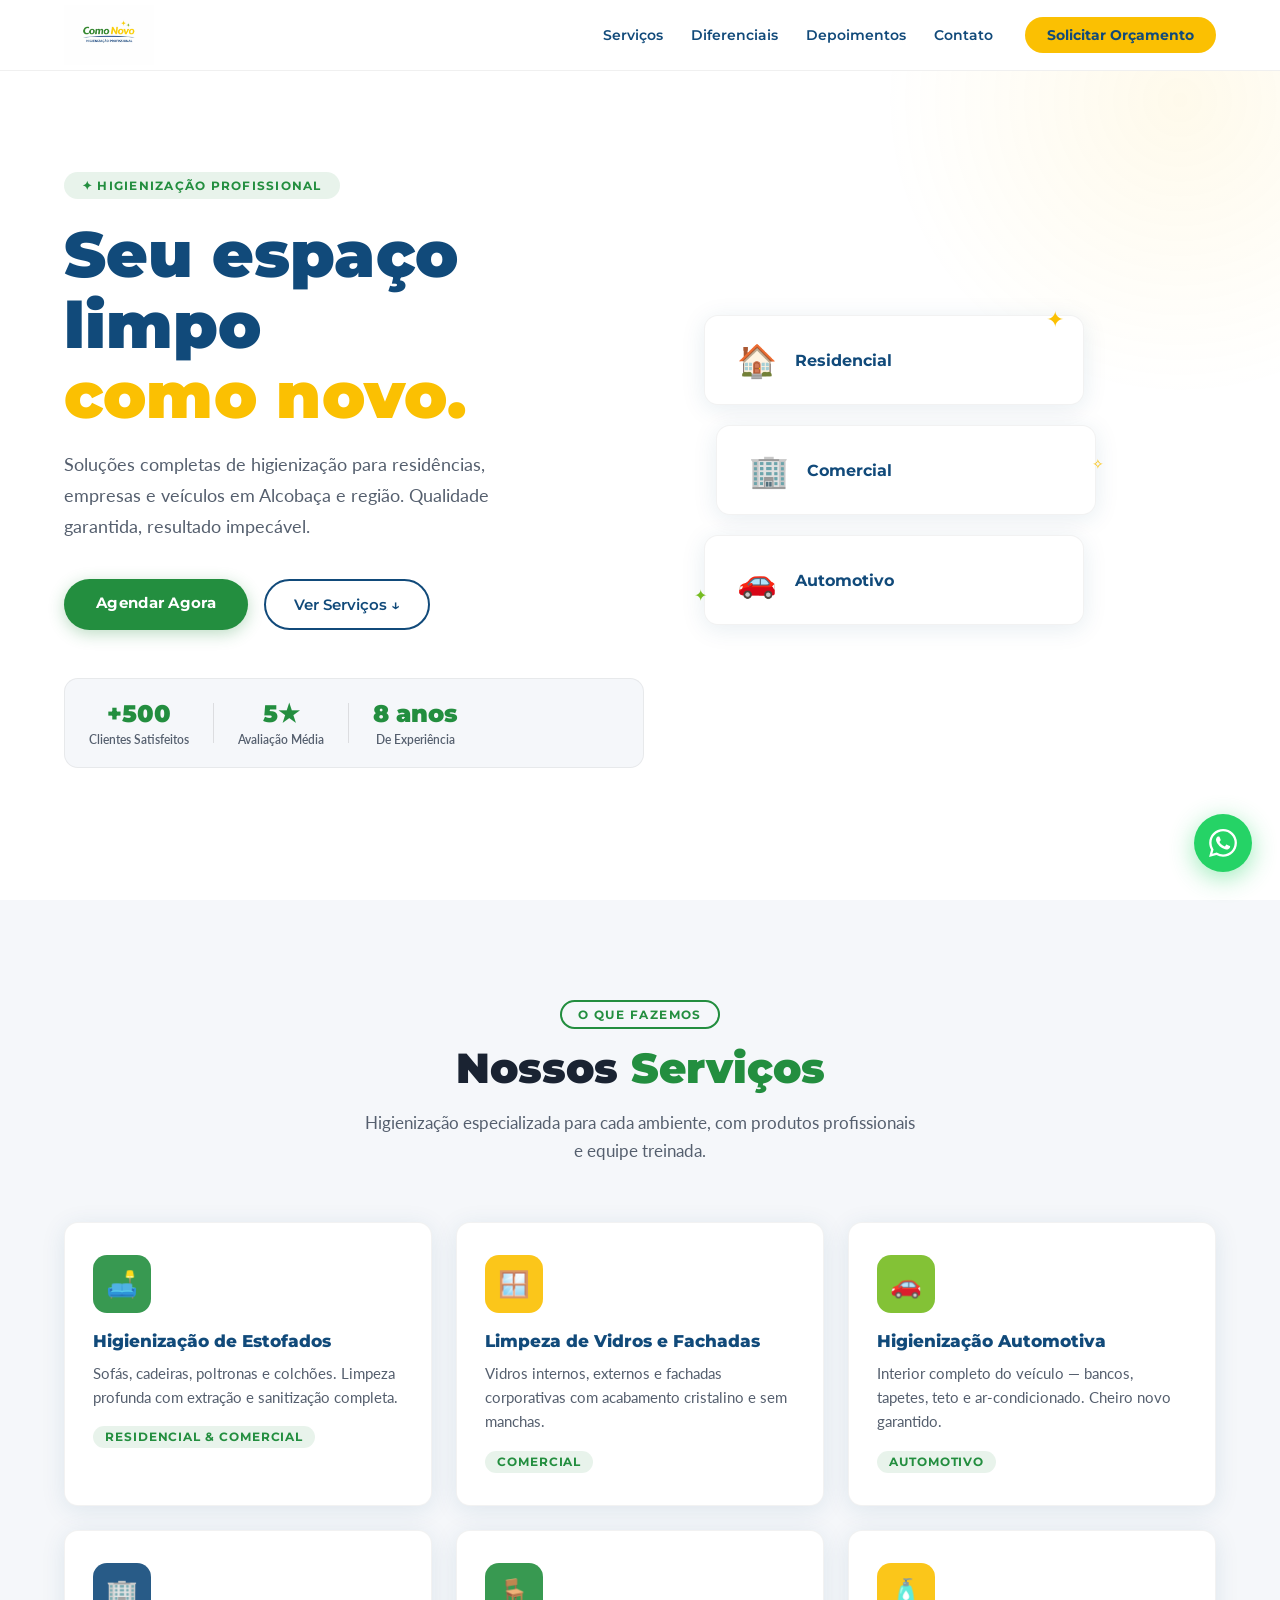
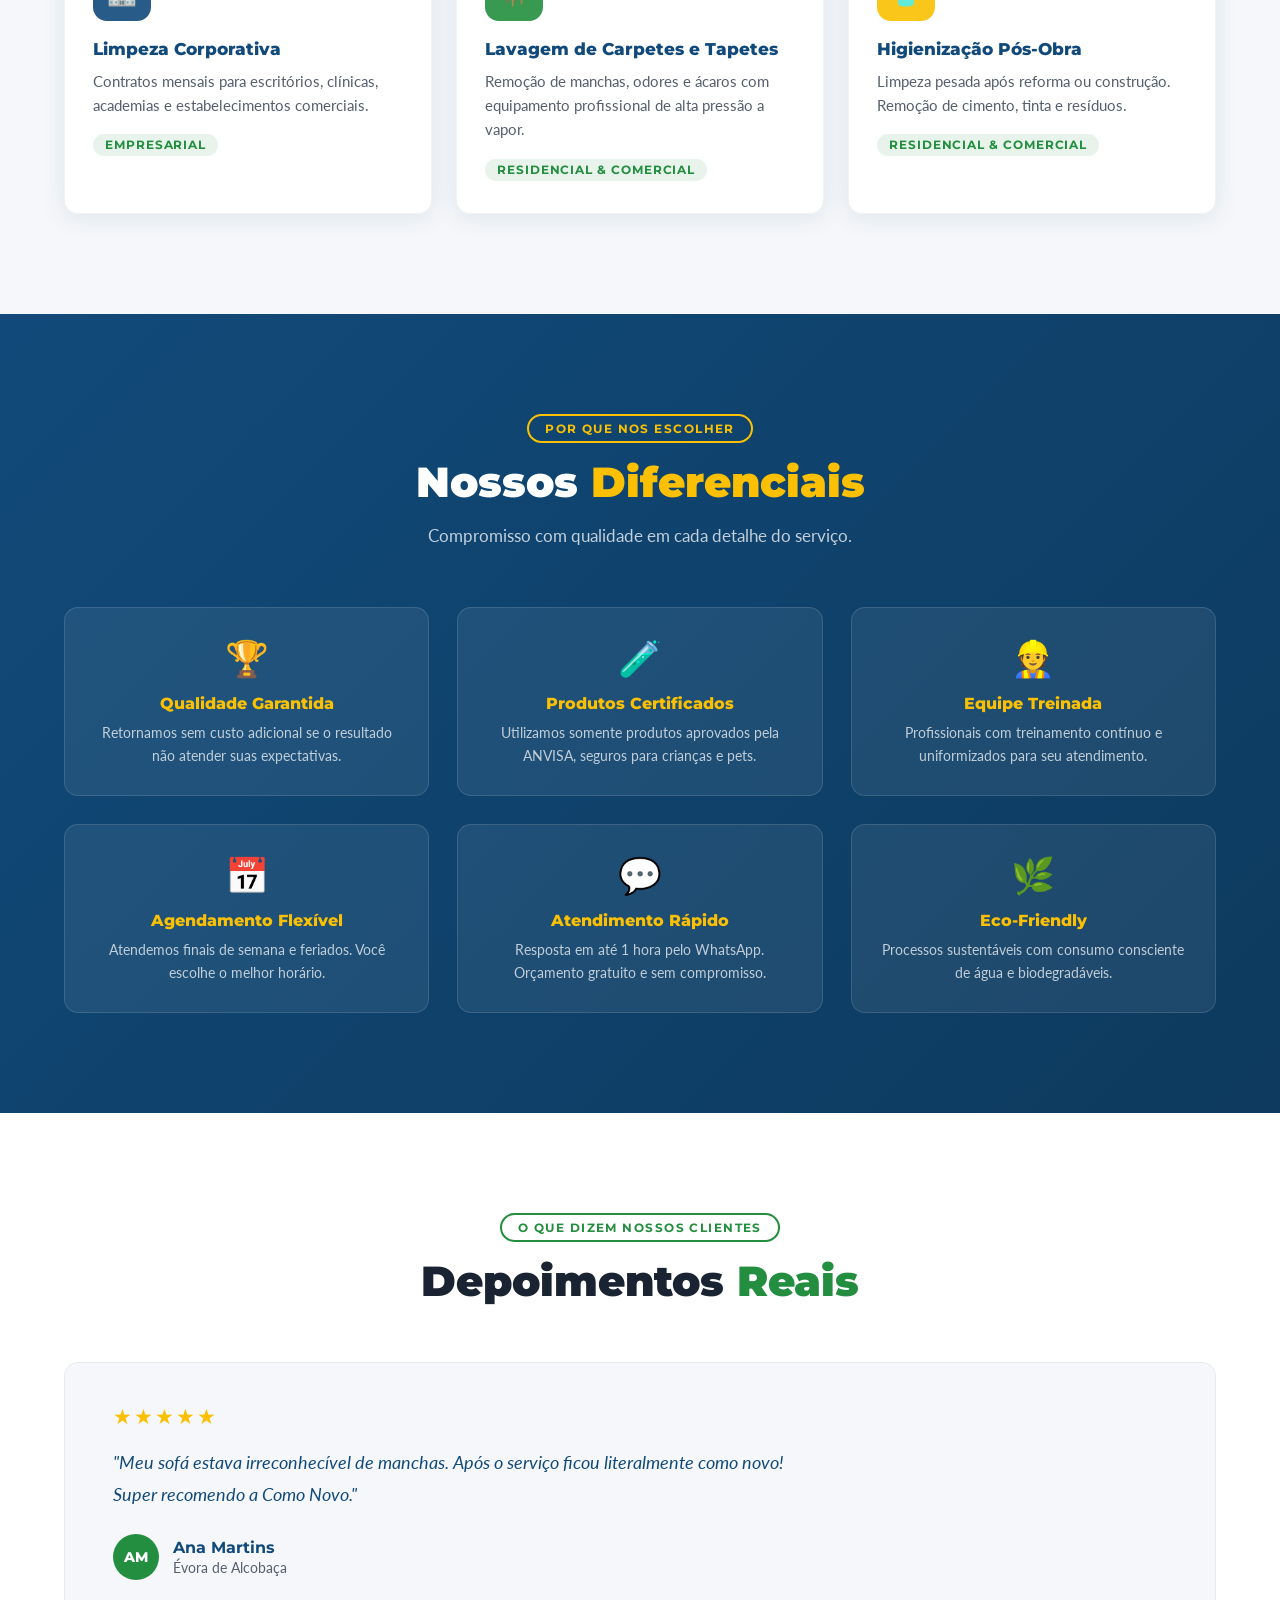
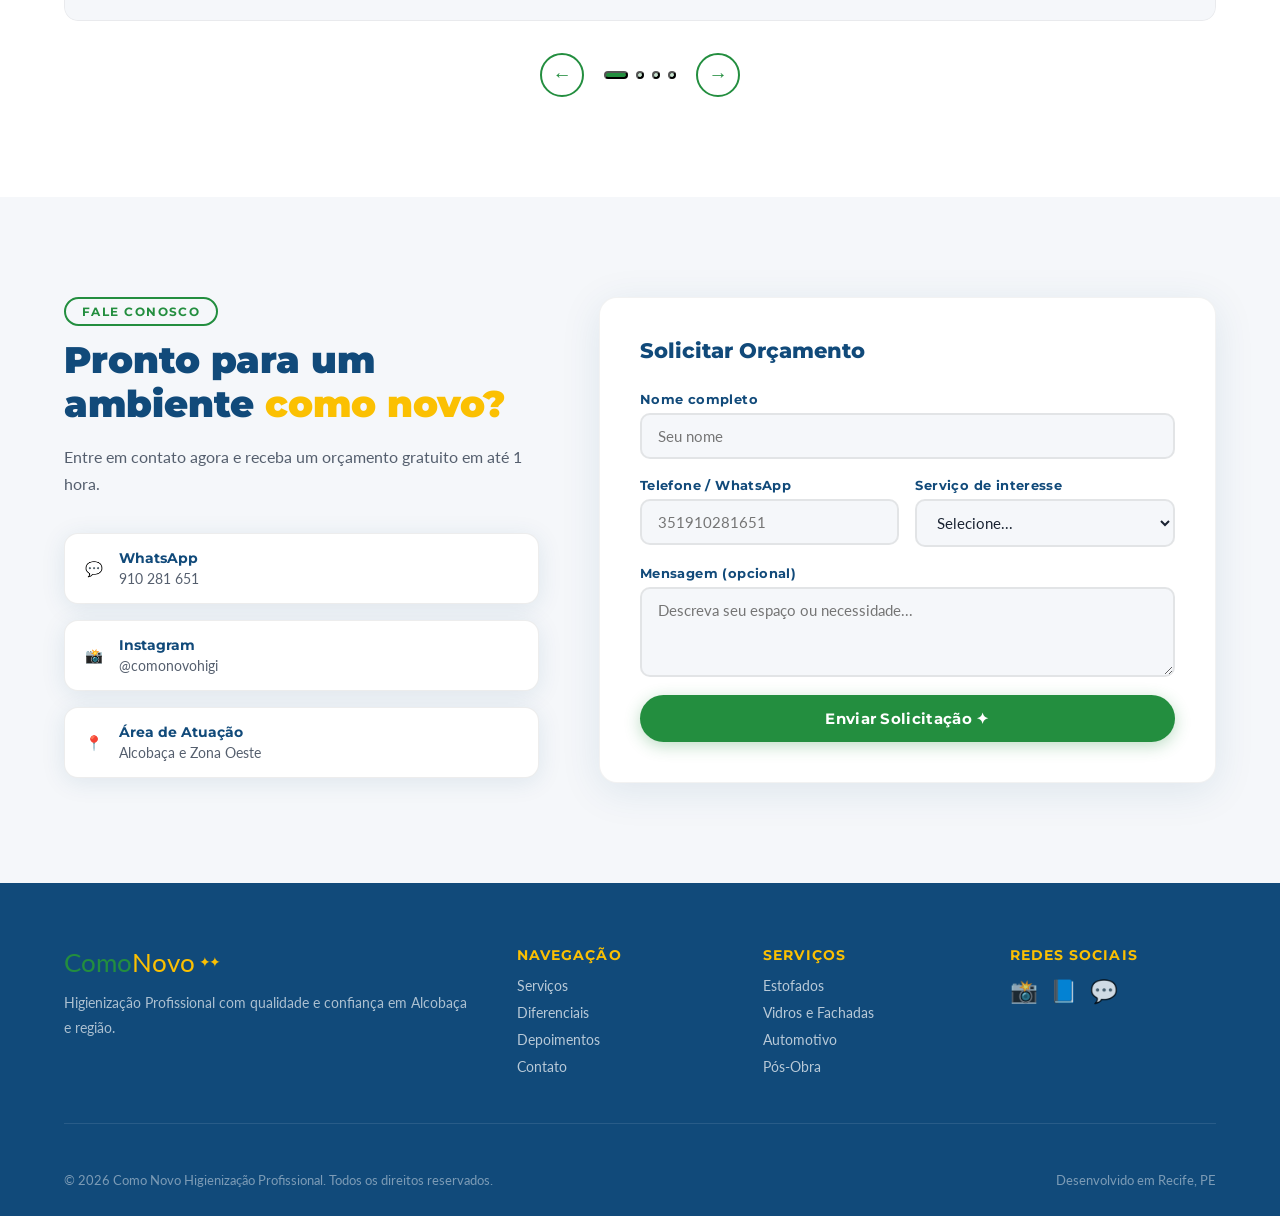
<file: index.html>
<!DOCTYPE html>
<html lang="pt-PT">
<head>
  <meta charset="UTF-8" />
  <!-- ═══════════════════════════════════
     FAVICON
  ════════════════════════════════════ -->
  <link rel="icon" type="image/webp" href="logo como novo.webp" />
  <link rel="shortcut icon" href="logo como novo.webp" />
  <link rel="apple-touch-icon" href="logo como novo.webp" />
  <meta name="viewport" content="width=device-width, initial-scale=1.0" />

  <!-- ═══════════════════════════════════════════════════
       SEO PRIMÁRIO
  ════════════════════════════════════════════════════ -->
  <title>Como Novo – Higienização Profissional de Estofados, Sofás e Tapetes em Leiria</title>
  <meta name="description" content="Higienização profissional de estofados, sofás, poltronas, tapetes e carpetes em Leiria e distrito. Serviço especializado para Airbnb, empresas e habitação. Orçamento gratuito. Resultados garantidos." />
  <meta name="keywords" content="higienização estofados Leiria, limpeza sofá Leiria, higienização Airbnb Leiria, limpeza tapetes Leiria, higienização carpetes Leiria, limpeza poltronas Leiria, higienização profissional Leiria, limpeza estofados empresas Leiria, lavagem sofá distrito Leiria, higienização colchão Leiria" />
  <meta name="author" content="Como Novo – Higienização Profissional" />
  <meta name="robots" content="index, follow, max-snippet:-1, max-image-preview:large, max-video-preview:-1" />
  <meta name="theme-color" content="#238E3F" />
  <link rel="canonical" href="https://www.comonovo.pt/" />

  <!-- Língua e região -->
  <meta http-equiv="content-language" content="pt-PT" />
  <link rel="alternate" hreflang="pt-PT" href="https://www.comonovo.pt/" />

  <!-- ═══════════════════════════════════════════════════
       OPEN GRAPH (Facebook, WhatsApp, LinkedIn)
  ════════════════════════════════════════════════════ -->
  <meta property="og:type" content="website" />
  <meta property="og:locale" content="pt_PT" />
  <meta property="og:site_name" content="Como Novo – Higienização Profissional" />
  <meta property="og:title" content="Como Novo – Higienização de Estofados, Sofás e Tapetes em Leiria" />
  <meta property="og:description" content="Higienização profissional de estofados, sofás, poltronas, tapetes e carpetes em Leiria. Ideal para Airbnb, empresas e particulares. Resultados impecáveis e garantidos." />
  <meta property="og:url" content="https://www.comonovo.pt/" />
  <meta property="og:image" content="https://www.comonovo.pt/og-image.jpg" />
  <meta property="og:image:width" content="1200" />
  <meta property="og:image:height" content="630" />
  <meta property="og:image:alt" content="Como Novo – Higienização Profissional em Leiria" />

  <!-- ═══════════════════════════════════════════════════
       TWITTER CARD
  ════════════════════════════════════════════════════ -->
  <meta name="twitter:card" content="summary_large_image" />
  <meta name="twitter:title" content="Como Novo – Higienização de Estofados e Tapetes em Leiria" />
  <meta name="twitter:description" content="Higienização profissional de sofás, poltronas, tapetes e carpetes em Leiria. Serviço para Airbnb, empresas e particulares." />
  <meta name="twitter:image" content="https://www.comonovo.pt/og-image.jpg" />

  <!-- ═══════════════════════════════════════════════════
       GEO (geolocalização para motores de busca locais)
  ════════════════════════════════════════════════════ -->
  <meta name="geo.region" content="PT-10" />
  <meta name="geo.placename" content="Leiria, Portugal" />
  <meta name="geo.position" content="39.7436;-8.8071" />
  <meta name="ICBM" content="39.7436, -8.8071" />

  <!-- ═══════════════════════════════════════════════════
       SCHEMA.ORG – DADOS ESTRUTURADOS (JSON-LD)
  ════════════════════════════════════════════════════ -->
  <script type="application/ld+json">
  {
    "@context": "https://schema.org",
    "@graph": [
      {
        "@type": "LocalBusiness",
        "@id": "https://www.comonovo.pt/#business",
        "name": "Como Novo – Higienização Profissional",
        "url": "https://www.comonovo.pt/",
        "logo": "https://www.comonovo.pt/logo.png",
        "image": "https://www.comonovo.pt/og-image.jpg",
        "description": "Empresa especializada em higienização profissional de estofados, sofás, poltronas, tapetes e carpetes no distrito de Leiria. Serviço dedicado a alojamento local (Airbnb), empresas e particulares.",
        "priceRange": "€€",
        "currenciesAccepted": "EUR",
        "paymentAccepted": "Dinheiro, Transferência Bancária, MB Way",
        "telephone": "+351-999-999-999",
        "email": "geral@comonovo.pt",
        "address": {
          "@type": "PostalAddress",
          "streetAddress": "",
          "addressLocality": "Leiria",
          "addressRegion": "Leiria",
          "postalCode": "2400",
          "addressCountry": "PT"
        },
        "geo": {
          "@type": "GeoCoordinates",
          "latitude": 39.7436,
          "longitude": -8.8071
        },
        "areaServed": [
          { "@type": "AdministrativeArea", "name": "Leiria" },
          { "@type": "AdministrativeArea", "name": "Marinha Grande" },
          { "@type": "AdministrativeArea", "name": "Batalha" },
          { "@type": "AdministrativeArea", "name": "Pombal" },
          { "@type": "AdministrativeArea", "name": "Nazaré" },
          { "@type": "AdministrativeArea", "name": "Alcobaça" }
        ],
        "openingHoursSpecification": [
          {
            "@type": "OpeningHoursSpecification",
            "dayOfWeek": ["Monday","Tuesday","Wednesday","Thursday","Friday"],
            "opens": "08:00",
            "closes": "19:00"
          },
          {
            "@type": "OpeningHoursSpecification",
            "dayOfWeek": ["Saturday"],
            "opens": "08:00",
            "closes": "13:00"
          }
        ],
        "sameAs": [
          "https://www.instagram.com/comonovohigi?igsh=eTYyHA2NjZqM2Ez",
          "https://www.facebook.com/comonovo"
        ],
        "hasOfferCatalog": {
          "@type": "OfferCatalog",
          "name": "Serviços de Higienização",
          "itemListElement": [
            {
              "@type": "Offer",
              "itemOffered": {
                "@type": "Service",
                "name": "Higienização de Sofás",
                "description": "Limpeza profunda de sofás com extração e sanitização em Leiria."
              }
            },
            {
              "@type": "Offer",
              "itemOffered": {
                "@type": "Service",
                "name": "Higienização de Poltronas",
                "description": "Limpeza e tratamento de poltronas para uso residencial e empresarial em Leiria."
              }
            },
            {
              "@type": "Offer",
              "itemOffered": {
                "@type": "Service",
                "name": "Higienização de Tapetes e Carpetes",
                "description": "Lavagem profissional de tapetes e carpetes com remoção de manchas e odores em Leiria."
              }
            },
            {
              "@type": "Offer",
              "itemOffered": {
                "@type": "Service",
                "name": "Higienização para Airbnb e Alojamento Local",
                "description": "Serviço de higienização especializado para unidades de alojamento local e Airbnb no distrito de Leiria."
              }
            },
            {
              "@type": "Offer",
              "itemOffered": {
                "@type": "Service",
                "name": "Higienização de Estofados para Empresas",
                "description": "Contratos de limpeza de estofados para escritórios, clínicas e estabelecimentos comerciais em Leiria."
              }
            }
          ]
        },
        "aggregateRating": {
          "@type": "AggregateRating",
          "ratingValue": "5.0",
          "reviewCount": "47"
        }
      },
      {
        "@type": "WebSite",
        "@id": "https://www.comonovo.pt/#website",
        "url": "https://www.comonovo.pt/",
        "name": "Como Novo – Higienização Profissional",
        "description": "Higienização profissional de estofados, sofás, poltronas, tapetes e carpetes no distrito de Leiria.",
        "inLanguage": "pt-PT",
        "potentialAction": {
          "@type": "SearchAction",
          "target": {
            "@type": "EntryPoint",
            "urlTemplate": "https://www.comonovo.pt/?s={search_term_string}"
          },
          "query-input": "required name=search_term_string"
        }
      },
      {
        "@type": "FAQPage",
        "mainEntity": [
          {
            "@type": "Question",
            "name": "Quais os concelhos do distrito de Leiria onde prestam serviço?",
            "acceptedAnswer": {
              "@type": "Answer",
              "text": "Prestamos serviço em todo o distrito de Leiria, incluindo Leiria cidade, Marinha Grande, Batalha, Pombal, Nazaré e Alcobaça, entre outros concelhos."
            }
          },
          {
            "@type": "Question",
            "name": "Fazem higienização de estofados para Airbnb em Leiria?",
            "acceptedAnswer": {
              "@type": "Answer",
              "text": "Sim, temos um serviço especializado para unidades de alojamento local e Airbnb no distrito de Leiria, com rapidez e resultados impecáveis entre reservas."
            }
          },
          {
            "@type": "Question",
            "name": "Que tempo demora a higienização de um sofá?",
            "acceptedAnswer": {
              "@type": "Answer",
              "text": "A higienização de um sofá de 3 lugares demora entre 1h30 a 3h, consoante o estado e o tipo de tecido. O tempo de secagem completo é de 4 a 8 horas."
            }
          },
          {
            "@type": "Question",
            "name": "Os produtos utilizados são seguros para crianças e animais?",
            "acceptedAnswer": {
              "@type": "Answer",
              "text": "Sim. Utilizamos exclusivamente produtos certificados, biodegradáveis e seguros para crianças, idosos e animais de estimação."
            }
          }
        ]
      }
    ]
  }
  </script>

  <link rel="stylesheet" href="style.css" />
  <link href="https://fonts.googleapis.com/css2?family=Montserrat:wght@400;600;700;900&family=Lato:wght@300;400;700&display=swap" rel="stylesheet" />
</head>
<body>

  <!-- NAVBAR -->
  <header class="navbar" id="navbar">
    <div class="nav-container">
      <a href="#hero" class="nav-logo">
        <img
          src="logo como novo.webp"
          alt="Como Novo – Higienização Profissional"
          class="nav-logo-img"
          width="160"
          height="70"
        />
      </a>
      <nav class="nav-links" id="navLinks">
        <a href="#servicos">Serviços</a>
        <a href="#diferenciais">Diferenciais</a>
        <a href="#depoimentos">Depoimentos</a>
        <a href="#contato">Contato</a>
      </nav>
      <a href="#contato" class="btn-nav">Solicitar Orçamento</a>
      <button class="hamburger" id="hamburger" aria-label="Menu">
        <span></span><span></span><span></span>
      </button>
    </div>
  </header>

  <!-- HERO -->
  <section class="hero" id="hero">
    <div class="hero-bg-shape"></div>
    <div class="hero-content">
      <div class="hero-badge">✦ Higienização Profissional</div>
      <h1 class="hero-title">Seu espaço limpo<br /><span class="highlight-yellow">como novo.</span></h1>
      <p class="hero-sub">Soluções completas de higienização para residências, empresas e veículos em Alcobaça e região. Qualidade garantida, resultado impecável.</p>
      <div class="hero-actions">
        <a href="#contato" class="btn-primary">Agendar Agora</a>
        <a href="#servicos" class="btn-ghost">Ver Serviços ↓</a>
      </div>
      <div class="hero-stats">
        <div class="stat"><span class="stat-num">+500</span><span class="stat-label">Clientes Satisfeitos</span></div>
        <div class="stat-divider"></div>
        <div class="stat"><span class="stat-num">5★</span><span class="stat-label">Avaliação Média</span></div>
        <div class="stat-divider"></div>
        <div class="stat"><span class="stat-num">8 anos</span><span class="stat-label">De Experiência</span></div>
      </div>
    </div>
    <div class="hero-visual">
      <div class="hero-card card-1">
        <div class="card-icon">🏠</div>
        <p>Residencial</p>
      </div>
      <div class="hero-card card-2">
        <div class="card-icon">🏢</div>
        <p>Comercial</p>
      </div>
      <div class="hero-card card-3">
        <div class="card-icon">🚗</div>
        <p>Automotivo</p>
      </div>
      <div class="sparkle s1">✦</div>
      <div class="sparkle s2">✦</div>
      <div class="sparkle s3">✧</div>
    </div>
  </section>

  <!-- SERVIÇOS -->
  <section class="servicos" id="servicos">
    <div class="container">
      <div class="section-header">
        <span class="section-tag">O que fazemos</span>
        <h2>Nossos <span class="highlight-green">Serviços</span></h2>
        <p>Higienização especializada para cada ambiente, com produtos profissionais e equipe treinada.</p>
      </div>
      <div class="servicos-grid">

        <div class="servico-card" data-delay="0">
          <div class="servico-icon" style="background: var(--verde);">🛋️</div>
          <h3>Higienização de Estofados</h3>
          <p>Sofás, cadeiras, poltronas e colchões. Limpeza profunda com extração e sanitização completa.</p>
          <span class="servico-tag">Residencial & Comercial</span>
        </div>

        <div class="servico-card" data-delay="100">
          <div class="servico-icon" style="background: var(--amarelo);">🪟</div>
          <h3>Limpeza de Vidros e Fachadas</h3>
          <p>Vidros internos, externos e fachadas corporativas com acabamento cristalino e sem manchas.</p>
          <span class="servico-tag">Comercial</span>
        </div>

        <div class="servico-card" data-delay="200">
          <div class="servico-icon" style="background: var(--verde-claro);">🚗</div>
          <h3>Higienização Automotiva</h3>
          <p>Interior completo do veículo — bancos, tapetes, teto e ar-condicionado. Cheiro novo garantido.</p>
          <span class="servico-tag">Automotivo</span>
        </div>

        <div class="servico-card" data-delay="300">
          <div class="servico-icon" style="background: var(--azul);">🏢</div>
          <h3>Limpeza Corporativa</h3>
          <p>Contratos mensais para escritórios, clínicas, academias e estabelecimentos comerciais.</p>
          <span class="servico-tag">Empresarial</span>
        </div>

        <div class="servico-card" data-delay="400">
          <div class="servico-icon" style="background: var(--verde);">🪑</div>
          <h3>Lavagem de Carpetes e Tapetes</h3>
          <p>Remoção de manchas, odores e ácaros com equipamento profissional de alta pressão a vapor.</p>
          <span class="servico-tag">Residencial & Comercial</span>
        </div>

        <div class="servico-card" data-delay="500">
          <div class="servico-icon" style="background: var(--amarelo);">🧴</div>
          <h3>Higienização Pós-Obra</h3>
          <p>Limpeza pesada após reforma ou construção. Remoção de cimento, tinta e resíduos.</p>
          <span class="servico-tag">Residencial & Comercial</span>
        </div>

      </div>
    </div>
  </section>

  <!-- DIFERENCIAIS -->
  <section class="diferenciais" id="diferenciais">
    <div class="diferenciais-bg"></div>
    <div class="container">
      <div class="section-header light">
        <span class="section-tag" style="color: var(--amarelo); border-color: var(--amarelo);">Por que nos escolher</span>
        <h2 style="color: #fff;">Nossos <span style="color: var(--amarelo);">Diferenciais</span></h2>
        <p style="color: rgba(255,255,255,0.75);">Compromisso com qualidade em cada detalhe do serviço.</p>
      </div>
      <div class="diferenciais-grid">
        <div class="diferencial-item">
          <div class="dif-icon">🏆</div>
          <h4>Qualidade Garantida</h4>
          <p>Retornamos sem custo adicional se o resultado não atender suas expectativas.</p>
        </div>
        <div class="diferencial-item">
          <div class="dif-icon">🧪</div>
          <h4>Produtos Certificados</h4>
          <p>Utilizamos somente produtos aprovados pela ANVISA, seguros para crianças e pets.</p>
        </div>
        <div class="diferencial-item">
          <div class="dif-icon">👷</div>
          <h4>Equipe Treinada</h4>
          <p>Profissionais com treinamento contínuo e uniformizados para seu atendimento.</p>
        </div>
        <div class="diferencial-item">
          <div class="dif-icon">📅</div>
          <h4>Agendamento Flexível</h4>
          <p>Atendemos finais de semana e feriados. Você escolhe o melhor horário.</p>
        </div>
        <div class="diferencial-item">
          <div class="dif-icon">💬</div>
          <h4>Atendimento Rápido</h4>
          <p>Resposta em até 1 hora pelo WhatsApp. Orçamento gratuito e sem compromisso.</p>
        </div>
        <div class="diferencial-item">
          <div class="dif-icon">🌿</div>
          <h4>Eco-Friendly</h4>
          <p>Processos sustentáveis com consumo consciente de água e biodegradáveis.</p>
        </div>
      </div>
    </div>
  </section>

  <!-- DEPOIMENTOS -->
  <section class="depoimentos" id="depoimentos">
    <div class="container">
      <div class="section-header">
        <span class="section-tag">O que dizem nossos clientes</span>
        <h2>Depoimentos <span class="highlight-green">Reais</span></h2>
      </div>
      <div class="depo-slider" id="depoSlider">
        <div class="depo-track" id="depoTrack">

          <div class="depo-card">
            <div class="depo-stars">★★★★★</div>
            <p>"Meu sofá estava irreconhecível de manchas. Após o serviço ficou literalmente como novo! Super recomendo a Como Novo."</p>
            <div class="depo-autor">
              <div class="depo-avatar">AM</div>
              <div>
                <strong>Ana Martins</strong>
                <span>Évora de Alcobaça</span>
              </div>
            </div>
          </div>

          <div class="depo-card">
            <div class="depo-stars">★★★★★</div>
            <p>"Contratamos para nossa clínica mensalmente. Pontualidade, capricho e produto de qualidade. Não trocamos por nada!"</p>
            <div class="depo-autor">
              <div class="depo-avatar">RC</div>
              <div>
                <strong>Ricardo Costa</strong>
                <span>Ganilhos, Alcobaça</span>
              </div>
            </div>
          </div>

          <div class="depo-card">
            <div class="depo-stars">★★★★★</div>
            <p>"Higienizei o carro após compra usada. Ficou com cheiro e aparência de zero km. Incrível o resultado!"</p>
            <div class="depo-autor">
              <div class="depo-avatar">JS</div>
              <div>
                <strong>Juliana Santos</strong>
                <span>Juncal</span>
              </div>
            </div>
          </div>

          <div class="depo-card">
            <div class="depo-stars">★★★★★</div>
            <p>"Após a reforma do meu apartamento, a equipe deixou tudo impecável. Serviço rápido e resultado extraordinário."</p>
            <div class="depo-autor">
              <div class="depo-avatar">LP</div>
              <div>
                <strong>Lucas Pereira</strong>
                <span>Capuchos, Alcobaça</span>
              </div>
            </div>
          </div>

        </div>
      </div>
      <div class="depo-controls">
        <button class="depo-btn" id="depoBack">←</button>
        <div class="depo-dots" id="depoDots"></div>
        <button class="depo-btn" id="depoNext">→</button>
      </div>
    </div>
  </section>

  <!-- CONTATO / CTA -->
  <section class="contato" id="contato">
    <div class="container">
      <div class="contato-wrapper">
        <div class="contato-info">
          <span class="section-tag">Fale Conosco</span>
          <h2>Pronto para um ambiente <span class="highlight-yellow">como novo?</span></h2>
          <p>Entre em contato agora e receba um orçamento gratuito em até 1 hora.</p>
          <div class="contato-links">
            <a href="https://wa.me/351910281651" class="contato-item" target="_blank">
              <span class="ci-icon">💬</span>
              <div>
                <strong>WhatsApp</strong>
                <span>910 281 651</span>
              </div>
            </a>
            <a href="https://www.instagram.com/comonovohigi?igsh=eTYyHA2NjZqM2Ez" class="contato-item">
              <span class="ci-icon">📸</span>
              <div>
                <strong>Instagram</strong>
                <span>@comonovohigi</span>
              </div>
            </a>
            <div class="contato-item">
              <span class="ci-icon">📍</span>
              <div>
                <strong>Área de Atuação</strong>
                <span>Alcobaça e Zona Oeste</span>
              </div>
            </div>
          </div>
        </div>

        <form class="contato-form" id="contatoForm" novalidate>
          <h3>Solicitar Orçamento</h3>
          <div class="form-group">
            <label for="nome">Nome completo</label>
            <input type="text" id="nome" name="nome" placeholder="Seu nome" required />
          </div>
          <div class="form-row">
            <div class="form-group">
              <label for="telefone">Telefone / WhatsApp</label>
              <input type="tel" id="telefone" name="telefone" placeholder="351910281651" required />
            </div>
            <div class="form-group">
              <label for="servico">Serviço de interesse</label>
              <select id="servico" name="servico">
                <option value="">Selecione...</option>
                <option>Higienização de Estofados</option>
                <option>Limpeza de Vidros/Fachadas</option>
                <option>Higienização Automotiva</option>
                <option>Limpeza Corporativa</option>
                <option>Lavagem de Carpetes</option>
                <option>Higienização Pós-Obra</option>
              </select>
            </div>
          </div>
          <div class="form-group">
            <label for="mensagem">Mensagem (opcional)</label>
            <textarea id="mensagem" name="mensagem" rows="3" placeholder="Descreva seu espaço ou necessidade..."></textarea>
          </div>
          <button type="submit" class="btn-primary full">Enviar Solicitação ✦</button>
          <div class="form-success" id="formSuccess">✅ Mensagem enviada! Entraremos em contato em breve.</div>
        </form>
      </div>
    </div>
  </section>

  <!-- FOOTER -->
  <footer class="footer">
    <div class="container">
      <div class="footer-top">
        <div class="footer-brand">
          <div class="nav-logo" style="font-size:1.6rem;">
            <span class="logo-como">Como</span><span class="logo-novo">Novo</span>
            <span class="logo-stars" style="color: var(--amarelo);">✦✦</span>
          </div>
          <p>Higienização Profissional com qualidade e confiança em Alcobaça e região.</p>
        </div>
        <div class="footer-links">
          <strong>Navegação</strong>
          <a href="#servicos">Serviços</a>
          <a href="#diferenciais">Diferenciais</a>
          <a href="#depoimentos">Depoimentos</a>
          <a href="#contato">Contato</a>
        </div>
        <div class="footer-links">
          <strong>Serviços</strong>
          <a href="#servicos">Estofados</a>
          <a href="#servicos">Vidros e Fachadas</a>
          <a href="#servicos">Automotivo</a>
          <a href="#servicos">Pós-Obra</a>
        </div>
        <div class="footer-social">
          <strong>Redes Sociais</strong>
          <div class="social-icons">
            <a href="https://www.instagram.com/comonovohigi?igsh=eTYyHA2NjZqM2Ez" aria-label="Instagram">📸</a>
            <a href="#" aria-label="Facebook">📘</a>
            <a href="https://wa.me/351910281651" aria-label="WhatsApp">💬</a>
          </div>
        </div>
      </div>
      <div class="footer-bottom">
        <p>© 2026 Como Novo Higienização Profissional. Todos os direitos reservados.</p>
        <p>Desenvolvido em Recife, PE</p>
      </div>
    </div>
  </footer>

  <!-- WhatsApp Flutuante -->
  <a href="https://wa.me/351910281651" class="whatsapp-float" target="_blank" aria-label="WhatsApp">
    <svg viewBox="0 0 24 24" fill="currentColor" width="28" height="28">
      <path d="M17.472 14.382c-.297-.149-1.758-.867-2.03-.967-.273-.099-.471-.148-.67.15-.197.297-.767.966-.94 1.164-.173.199-.347.223-.644.075-.297-.15-1.255-.463-2.39-1.475-.883-.788-1.48-1.761-1.653-2.059-.173-.297-.018-.458.13-.606.134-.133.298-.347.446-.52.149-.174.198-.298.298-.497.099-.198.05-.371-.025-.52-.075-.149-.669-1.612-.916-2.207-.242-.579-.487-.5-.669-.51-.173-.008-.371-.01-.57-.01-.198 0-.52.074-.792.372-.272.297-1.04 1.016-1.04 2.479 0 1.462 1.065 2.875 1.213 3.074.149.198 2.096 3.2 5.077 4.487.709.306 1.262.489 1.694.625.712.227 1.36.195 1.871.118.571-.085 1.758-.719 2.006-1.413.248-.694.248-1.289.173-1.413-.074-.124-.272-.198-.57-.347m-5.421 7.403h-.004a9.87 9.87 0 01-5.031-1.378l-.361-.214-3.741.982.998-3.648-.235-.374a9.86 9.86 0 01-1.51-5.26c.001-5.45 4.436-9.884 9.888-9.884 2.64 0 5.122 1.03 6.988 2.898a9.825 9.825 0 012.893 6.994c-.003 5.45-4.437 9.884-9.885 9.884m8.413-18.297A11.815 11.815 0 0012.05 0C5.495 0 .16 5.335.157 11.892c0 2.096.547 4.142 1.588 5.945L.057 24l6.305-1.654a11.882 11.882 0 005.683 1.448h.005c6.554 0 11.89-5.335 11.893-11.893a11.821 11.821 0 00-3.48-8.413z"/>
    </svg>
  </a>

  <script src="script.js"></script>
</body>
</html>
</file>
<file: style.css>
/* =============================================
   COMO NOVO – Higienização Profissional
   style.css
   ============================================= */
 
/* ---------- VARIÁVEIS ---------- */
:root {
  --verde:       #238E3F;
  --amarelo:     #FBC002;
  --azul:        #114A7A;
  --verde-claro: #76BC21;
  --branco:      #FFFFFF;
  --cinza-claro: #F5F7FA;
  --cinza-texto: #555F6E;
  --sombra:      0 4px 24px rgba(17, 74, 122, 0.10);
  --radius:      14px;
  --transition:  0.3s ease;
}
 
/* ---------- RESET & BASE ---------- */
*, *::before, *::after { box-sizing: border-box; margin: 0; padding: 0; }
 
html { scroll-behavior: smooth; }
 
body {
  font-family: 'Lato', sans-serif;
  color: #1a2332;
  background: var(--branco);
  overflow-x: hidden;
}
 
a { text-decoration: none; color: inherit; }
 
img { max-width: 100%; }
 
/* ---------- UTILITÁRIOS ---------- */
.container {
  max-width: 1200px;
  margin: 0 auto;
  padding: 0 24px;
}
 
.highlight-yellow { color: var(--amarelo); }
.highlight-green  { color: var(--verde); }
 
.btn-primary {
  display: inline-block;
  background: var(--verde);
  color: #fff;
  font-family: 'Montserrat', sans-serif;
  font-weight: 700;
  font-size: 0.95rem;
  padding: 14px 32px;
  border-radius: 50px;
  border: none;
  cursor: pointer;
  transition: background var(--transition), transform var(--transition), box-shadow var(--transition);
  box-shadow: 0 4px 16px rgba(35, 142, 63, 0.3);
  letter-spacing: 0.02em;
}
.btn-primary:hover {
  background: #1a6e2f;
  transform: translateY(-2px);
  box-shadow: 0 8px 24px rgba(35, 142, 63, 0.4);
}
.btn-primary.full { width: 100%; text-align: center; }
 
.btn-ghost {
  display: inline-block;
  color: var(--azul);
  font-family: 'Montserrat', sans-serif;
  font-weight: 600;
  font-size: 0.95rem;
  padding: 14px 28px;
  border-radius: 50px;
  border: 2px solid var(--azul);
  transition: all var(--transition);
}
.btn-ghost:hover {
  background: var(--azul);
  color: #fff;
}
 
.section-header {
  text-align: center;
  margin-bottom: 56px;
}
.section-header h2 {
  font-family: 'Montserrat', sans-serif;
  font-size: clamp(1.8rem, 4vw, 2.6rem);
  font-weight: 900;
  margin: 10px 0 16px;
  line-height: 1.15;
}
.section-header p {
  color: var(--cinza-texto);
  max-width: 560px;
  margin: 0 auto;
  font-size: 1.05rem;
  line-height: 1.7;
}
.section-tag {
  display: inline-block;
  font-family: 'Montserrat', sans-serif;
  font-size: 0.75rem;
  font-weight: 700;
  letter-spacing: 0.12em;
  text-transform: uppercase;
  color: var(--verde);
  border: 2px solid var(--verde);
  border-radius: 50px;
  padding: 5px 16px;
  margin-bottom: 6px;
}
 
/* ---------- NAVBAR ---------- */
.navbar {
  position: fixed;
  top: 0; left: 0; right: 0;
  z-index: 1000;
  background: rgba(255,255,255,0.96);
  backdrop-filter: blur(12px);
  border-bottom: 1px solid rgba(0,0,0,0.06);
  transition: box-shadow var(--transition);
}
.navbar.scrolled { box-shadow: 0 4px 20px rgba(0,0,0,0.10); }
 
.nav-container {
  max-width: 1200px;
  margin: 0 auto;
  padding: 0 24px;
  height: 70px;
  display: flex;
  align-items: center;
  gap: 32px;
}
 
.nav-logo {
  display: flex;
  align-items: center;
  flex-shrink: 0;
  text-decoration: none;
}

.nav-logo-img {
  height: 60px;       /* encaixa na navbar de 70px com folga */
  width: auto;        /* mantém a proporção original da imagem */
  object-fit: contain;
  display: block;
}
.logo-como { color: var(--verde); }
.logo-novo { color: var(--amarelo); }
.logo-stars {
  font-size: 0.85rem;
  color: var(--verde-claro);
  margin-left: 4px;
  letter-spacing: -2px;
}
 
.nav-links {
  display: flex;
  gap: 28px;
  margin-left: auto;
}
.nav-links a {
  font-family: 'Montserrat', sans-serif;
  font-size: 0.9rem;
  font-weight: 600;
  color: var(--azul);
  transition: color var(--transition);
  position: relative;
}
.nav-links a::after {
  content: '';
  position: absolute;
  bottom: -4px; left: 0;
  width: 0; height: 2px;
  background: var(--verde);
  transition: width var(--transition);
  border-radius: 2px;
}
.nav-links a:hover { color: var(--verde); }
.nav-links a:hover::after { width: 100%; }
 
.btn-nav {
  background: var(--amarelo);
  color: var(--azul);
  font-family: 'Montserrat', sans-serif;
  font-weight: 700;
  font-size: 0.85rem;
  padding: 10px 22px;
  border-radius: 50px;
  white-space: nowrap;
  transition: all var(--transition);
  flex-shrink: 0;
}
.btn-nav:hover {
  background: #e0a800;
  transform: translateY(-1px);
}
 
.hamburger {
  display: none;
  flex-direction: column;
  gap: 5px;
  background: none;
  border: none;
  cursor: pointer;
  padding: 6px;
  margin-left: auto;
}
.hamburger span {
  display: block;
  width: 24px; height: 2px;
  background: var(--azul);
  border-radius: 2px;
  transition: all var(--transition);
}
 
/* ---------- HERO ---------- */
.hero {
  min-height: 100vh;
  display: flex;
  align-items: center;
  padding: 120px 24px 80px;
  max-width: 1200px;
  margin: 0 auto;
  position: relative;
  gap: 60px;
}
 
.hero-bg-shape {
  position: fixed;
  top: -200px; right: -200px;
  width: 600px; height: 600px;
  background: radial-gradient(circle, rgba(251,192,2,0.08) 0%, transparent 70%);
  border-radius: 50%;
  pointer-events: none;
  z-index: -1;
}
 
.hero-content { flex: 1; max-width: 580px; }
 
.hero-badge {
  display: inline-block;
  font-family: 'Montserrat', sans-serif;
  font-size: 0.78rem;
  font-weight: 700;
  letter-spacing: 0.1em;
  text-transform: uppercase;
  color: var(--verde);
  background: rgba(35,142,63,0.1);
  border-radius: 50px;
  padding: 6px 18px;
  margin-bottom: 20px;
}
 
.hero-title {
  font-family: 'Montserrat', sans-serif;
  font-size: clamp(2.4rem, 6vw, 4rem);
  font-weight: 900;
  line-height: 1.1;
  color: var(--azul);
  margin-bottom: 20px;
}
 
.hero-sub {
  font-size: 1.1rem;
  color: var(--cinza-texto);
  line-height: 1.75;
  margin-bottom: 36px;
  max-width: 480px;
}
 
.hero-actions {
  display: flex;
  gap: 16px;
  flex-wrap: wrap;
  margin-bottom: 48px;
}
 
.hero-stats {
  display: flex;
  align-items: center;
  gap: 24px;
  padding: 20px 24px;
  background: var(--cinza-claro);
  border-radius: var(--radius);
  border: 1px solid rgba(0,0,0,0.06);
}
.stat { text-align: center; }
.stat-num {
  display: block;
  font-family: 'Montserrat', sans-serif;
  font-size: 1.5rem;
  font-weight: 900;
  color: var(--verde);
}
.stat-label {
  font-size: 0.78rem;
  color: var(--cinza-texto);
  font-weight: 600;
}
.stat-divider { width: 1px; height: 40px; background: rgba(0,0,0,0.1); }
 
.hero-visual {
  flex: 1;
  max-width: 380px;
  position: relative;
  display: flex;
  flex-direction: column;
  gap: 20px;
  align-items: center;
}
 
.hero-card {
  background: var(--branco);
  border-radius: var(--radius);
  box-shadow: var(--sombra);
  padding: 24px 32px;
  display: flex;
  align-items: center;
  gap: 18px;
  width: 100%;
  border: 1px solid rgba(0,0,0,0.05);
  transition: transform var(--transition), box-shadow var(--transition);
  animation: floatCard 6s ease-in-out infinite;
}
.hero-card:hover {
  transform: translateX(8px) !important;
  box-shadow: 0 8px 32px rgba(17,74,122,0.15);
}
.card-1 { animation-delay: 0s; }
.card-2 { animation-delay: 0.8s; margin-left: 24px; }
.card-3 { animation-delay: 1.6s; }
 
.card-icon { font-size: 2rem; }
.hero-card p {
  font-family: 'Montserrat', sans-serif;
  font-weight: 700;
  font-size: 1rem;
  color: var(--azul);
}
 
.sparkle {
  position: absolute;
  font-size: 1.4rem;
  color: var(--amarelo);
  animation: sparkleAnim 3s ease-in-out infinite;
  pointer-events: none;
}
.s1 { top: -10px; right: 20px; animation-delay: 0s; }
.s2 { bottom: 20px; left: -10px; animation-delay: 1s; font-size: 1rem; color: var(--verde-claro); }
.s3 { top: 45%; right: -20px; animation-delay: 2s; font-size: 0.9rem; }
 
@keyframes floatCard {
  0%, 100% { transform: translateY(0); }
  50%       { transform: translateY(-8px); }
}
@keyframes sparkleAnim {
  0%, 100% { opacity: 0.4; transform: scale(1) rotate(0deg); }
  50%       { opacity: 1; transform: scale(1.3) rotate(20deg); }
}
 
/* ---------- SERVIÇOS ---------- */
.servicos {
  padding: 100px 0;
  background: var(--cinza-claro);
}
 
.servicos-grid {
  display: grid;
  grid-template-columns: repeat(3, 1fr);
  gap: 24px;
}
 
.servico-card {
  background: var(--branco);
  border-radius: var(--radius);
  padding: 32px 28px;
  box-shadow: var(--sombra);
  border: 1px solid rgba(0,0,0,0.05);
  transition: transform var(--transition), box-shadow var(--transition);
  opacity: 0;
  transform: translateY(30px);
}
.servico-card.visible {
  opacity: 1;
  transform: translateY(0);
  transition: opacity 0.5s ease, transform 0.5s ease, box-shadow var(--transition);
}
.servico-card:hover {
  transform: translateY(-6px);
  box-shadow: 0 12px 40px rgba(17,74,122,0.15);
}
 
.servico-icon {
  width: 58px; height: 58px;
  border-radius: 14px;
  display: flex;
  align-items: center;
  justify-content: center;
  font-size: 1.6rem;
  margin-bottom: 18px;
  opacity: 0.9;
}
 
.servico-card h3 {
  font-family: 'Montserrat', sans-serif;
  font-weight: 800;
  font-size: 1.05rem;
  color: var(--azul);
  margin-bottom: 10px;
}
 
.servico-card p {
  font-size: 0.92rem;
  line-height: 1.65;
  color: var(--cinza-texto);
  margin-bottom: 16px;
}
 
.servico-tag {
  display: inline-block;
  font-family: 'Montserrat', sans-serif;
  font-size: 0.72rem;
  font-weight: 700;
  text-transform: uppercase;
  letter-spacing: 0.08em;
  color: var(--verde);
  background: rgba(35,142,63,0.1);
  padding: 4px 12px;
  border-radius: 50px;
}
 
/* ---------- DIFERENCIAIS ---------- */
.diferenciais {
  padding: 100px 0;
  position: relative;
  overflow: hidden;
}
.diferenciais-bg {
  position: absolute;
  inset: 0;
  background: linear-gradient(135deg, var(--azul) 0%, #0d3a5e 100%);
  z-index: -1;
}
 
.diferenciais-grid {
  display: grid;
  grid-template-columns: repeat(3, 1fr);
  gap: 28px;
}
 
.diferencial-item {
  background: rgba(255,255,255,0.07);
  border: 1px solid rgba(255,255,255,0.12);
  border-radius: var(--radius);
  padding: 28px 24px;
  text-align: center;
  transition: background var(--transition), transform var(--transition);
}
.diferencial-item:hover {
  background: rgba(255,255,255,0.14);
  transform: translateY(-4px);
}
 
.dif-icon {
  font-size: 2.2rem;
  margin-bottom: 14px;
}
.diferencial-item h4 {
  font-family: 'Montserrat', sans-serif;
  font-weight: 800;
  font-size: 1rem;
  color: var(--amarelo);
  margin-bottom: 8px;
}
.diferencial-item p {
  font-size: 0.9rem;
  color: rgba(255,255,255,0.72);
  line-height: 1.6;
}
 
/* ---------- DEPOIMENTOS ---------- */
.depoimentos {
  padding: 100px 0;
  background: var(--branco);
}
 
.depo-slider {
  overflow: hidden;
  border-radius: var(--radius);
  margin-bottom: 32px;
}
 
.depo-track {
  display: flex;
  transition: transform 0.5s cubic-bezier(0.4,0,0.2,1);
}
 
.depo-card {
  min-width: 100%;
  padding: 40px 48px;
  background: var(--cinza-claro);
  border-radius: var(--radius);
  border: 1px solid rgba(0,0,0,0.05);
}
 
.depo-stars {
  font-size: 1.3rem;
  color: var(--amarelo);
  letter-spacing: 2px;
  margin-bottom: 18px;
}
 
.depo-card p {
  font-size: 1.1rem;
  line-height: 1.8;
  color: var(--azul);
  font-style: italic;
  margin-bottom: 24px;
  max-width: 680px;
}
 
.depo-autor {
  display: flex;
  align-items: center;
  gap: 14px;
}
 
.depo-avatar {
  width: 46px; height: 46px;
  border-radius: 50%;
  background: var(--verde);
  color: #fff;
  font-family: 'Montserrat', sans-serif;
  font-weight: 800;
  font-size: 0.9rem;
  display: flex;
  align-items: center;
  justify-content: center;
  flex-shrink: 0;
}
 
.depo-autor strong {
  display: block;
  font-family: 'Montserrat', sans-serif;
  font-weight: 700;
  color: var(--azul);
}
.depo-autor span {
  font-size: 0.85rem;
  color: var(--cinza-texto);
}
 
.depo-controls {
  display: flex;
  align-items: center;
  justify-content: center;
  gap: 20px;
}
 
.depo-btn {
  width: 44px; height: 44px;
  border-radius: 50%;
  border: 2px solid var(--verde);
  background: none;
  color: var(--verde);
  font-size: 1.2rem;
  cursor: pointer;
  transition: all var(--transition);
  display: flex;
  align-items: center;
  justify-content: center;
}
.depo-btn:hover {
  background: var(--verde);
  color: #fff;
}
 
.depo-dots {
  display: flex;
  gap: 8px;
}
.depo-dot {
  width: 8px; height: 8px;
  border-radius: 50%;
  background: rgba(35,142,63,0.25);
  transition: all var(--transition);
  cursor: pointer;
}
.depo-dot.active {
  background: var(--verde);
  width: 24px;
  border-radius: 4px;
}
 
/* ---------- CONTATO ---------- */
.contato {
  padding: 100px 0;
  background: var(--cinza-claro);
}
 
.contato-wrapper {
  display: grid;
  grid-template-columns: 1fr 1.3fr;
  gap: 60px;
  align-items: start;
}
 
.contato-info .section-tag { margin-bottom: 12px; }
.contato-info h2 {
  font-family: 'Montserrat', sans-serif;
  font-size: clamp(1.7rem, 3.5vw, 2.3rem);
  font-weight: 900;
  line-height: 1.2;
  color: var(--azul);
  margin-bottom: 16px;
}
.contato-info > p {
  color: var(--cinza-texto);
  font-size: 1rem;
  line-height: 1.7;
  margin-bottom: 36px;
}
 
.contato-links { display: flex; flex-direction: column; gap: 16px; }
 
.contato-item {
  display: flex;
  align-items: center;
  gap: 16px;
  background: var(--branco);
  padding: 16px 20px;
  border-radius: var(--radius);
  border: 1px solid rgba(0,0,0,0.07);
  box-shadow: var(--sombra);
  transition: transform var(--transition), box-shadow var(--transition);
}
a.contato-item:hover {
  transform: translateX(4px);
  box-shadow: 0 6px 24px rgba(17,74,122,0.12);
}
.ci-icon { font-size: 1.5rem; }
.contato-item strong {
  display: block;
  font-family: 'Montserrat', sans-serif;
  font-weight: 700;
  font-size: 0.85rem;
  color: var(--azul);
  margin-bottom: 2px;
}
.contato-item span { font-size: 0.9rem; color: var(--cinza-texto); }
 
/* FORM */
.contato-form {
  background: var(--branco);
  border-radius: 18px;
  padding: 40px;
  box-shadow: 0 8px 40px rgba(17,74,122,0.1);
  border: 1px solid rgba(0,0,0,0.05);
}
 
.contato-form h3 {
  font-family: 'Montserrat', sans-serif;
  font-size: 1.3rem;
  font-weight: 800;
  color: var(--azul);
  margin-bottom: 28px;
}
 
.form-group {
  margin-bottom: 18px;
  display: flex;
  flex-direction: column;
  gap: 6px;
}
 
.form-row {
  display: grid;
  grid-template-columns: 1fr 1fr;
  gap: 16px;
}
 
.form-group label {
  font-family: 'Montserrat', sans-serif;
  font-size: 0.82rem;
  font-weight: 700;
  color: var(--azul);
  letter-spacing: 0.03em;
}
 
.form-group input,
.form-group select,
.form-group textarea {
  width: 100%;
  padding: 12px 16px;
  border: 2px solid rgba(0,0,0,0.08);
  border-radius: 10px;
  font-family: 'Lato', sans-serif;
  font-size: 0.95rem;
  color: #1a2332;
  background: var(--cinza-claro);
  transition: border-color var(--transition);
  outline: none;
}
.form-group input:focus,
.form-group select:focus,
.form-group textarea:focus {
  border-color: var(--verde);
  background: #fff;
}
.form-group textarea { resize: vertical; min-height: 90px; }
 
.form-success {
  display: none;
  text-align: center;
  color: var(--verde);
  font-family: 'Montserrat', sans-serif;
  font-weight: 700;
  font-size: 0.95rem;
  margin-top: 14px;
  padding: 14px;
  background: rgba(35,142,63,0.08);
  border-radius: 10px;
}
.form-success.show { display: block; }
 
/* ---------- FOOTER ---------- */
.footer {
  background: var(--azul);
  color: rgba(255,255,255,0.8);
  padding: 64px 0 28px;
}
 
.footer-top {
  display: grid;
  grid-template-columns: 2fr 1fr 1fr 1fr;
  gap: 40px;
  margin-bottom: 48px;
  padding-bottom: 48px;
  border-bottom: 1px solid rgba(255,255,255,0.1);
}
 
.footer-brand p {
  font-size: 0.9rem;
  line-height: 1.7;
  margin-top: 14px;
  color: rgba(255,255,255,0.65);
}
 
.footer-links {
  display: flex;
  flex-direction: column;
  gap: 10px;
}
.footer-links strong {
  font-family: 'Montserrat', sans-serif;
  font-weight: 700;
  font-size: 0.85rem;
  text-transform: uppercase;
  letter-spacing: 0.08em;
  color: var(--amarelo);
  margin-bottom: 4px;
}
.footer-links a {
  font-size: 0.9rem;
  color: rgba(255,255,255,0.7);
  transition: color var(--transition);
}
.footer-links a:hover { color: #fff; }
 
.footer-social strong {
  font-family: 'Montserrat', sans-serif;
  font-weight: 700;
  font-size: 0.85rem;
  text-transform: uppercase;
  letter-spacing: 0.08em;
  color: var(--amarelo);
  display: block;
  margin-bottom: 14px;
}
.social-icons {
  display: flex;
  gap: 12px;
}
.social-icons a {
  font-size: 1.4rem;
  transition: transform var(--transition);
  display: inline-block;
}
.social-icons a:hover { transform: translateY(-3px); }
 
.footer-bottom {
  display: flex;
  justify-content: space-between;
  align-items: center;
  font-size: 0.82rem;
  color: rgba(255,255,255,0.45);
}
 
/* ---------- WHATSAPP FLOAT ---------- */
.whatsapp-float {
  position: fixed;
  bottom: 28px; right: 28px;
  background: #25D366;
  color: #fff;
  width: 58px; height: 58px;
  border-radius: 50%;
  display: flex;
  align-items: center;
  justify-content: center;
  box-shadow: 0 6px 24px rgba(37,211,102,0.45);
  z-index: 999;
  transition: transform var(--transition), box-shadow var(--transition);
  animation: pulse 2.5s ease-in-out infinite;
}
.whatsapp-float:hover {
  transform: scale(1.1);
  box-shadow: 0 10px 32px rgba(37,211,102,0.55);
  animation: none;
}
@keyframes pulse {
  0%, 100% { box-shadow: 0 6px 24px rgba(37,211,102,0.45); }
  50%       { box-shadow: 0 6px 40px rgba(37,211,102,0.7); }
}
 
/* ---------- RESPONSIVO ---------- */
@media (max-width: 1024px) {
  .servicos-grid,
  .diferenciais-grid { grid-template-columns: repeat(2, 1fr); }
  .hero { flex-direction: column; padding-top: 100px; text-align: center; }
  .hero-actions { justify-content: center; }
  .hero-stats { justify-content: center; }
  .hero-visual { max-width: 100%; }
  .card-2 { margin-left: 0; }
  .footer-top { grid-template-columns: 1fr 1fr; }
  .contato-wrapper { grid-template-columns: 1fr; }
}
 
@media (max-width: 768px) {
  .nav-links, .btn-nav { display: none; }
  .hamburger { display: flex; }
 
  .nav-links.open {
    display: flex;
    flex-direction: column;
    position: fixed;
    top: 70px; left: 0; right: 0;
    background: #fff;
    padding: 24px;
    gap: 20px;
    box-shadow: 0 8px 24px rgba(0,0,0,0.1);
    z-index: 999;
  }
 
  .servicos-grid,
  .diferenciais-grid { grid-template-columns: 1fr; }
 
  .form-row { grid-template-columns: 1fr; }
 
  .depo-card { padding: 28px 24px; }
 
  .footer-top { grid-template-columns: 1fr; }
  .footer-bottom { flex-direction: column; gap: 8px; text-align: center; }
 
  .hero-stats { flex-direction: column; gap: 12px; }
  .stat-divider { width: 80px; height: 1px; }
}
 
@media (max-width: 480px) {
  .contato-form { padding: 28px 20px; }
  .hero { padding: 100px 16px 60px; }
}
</file>
